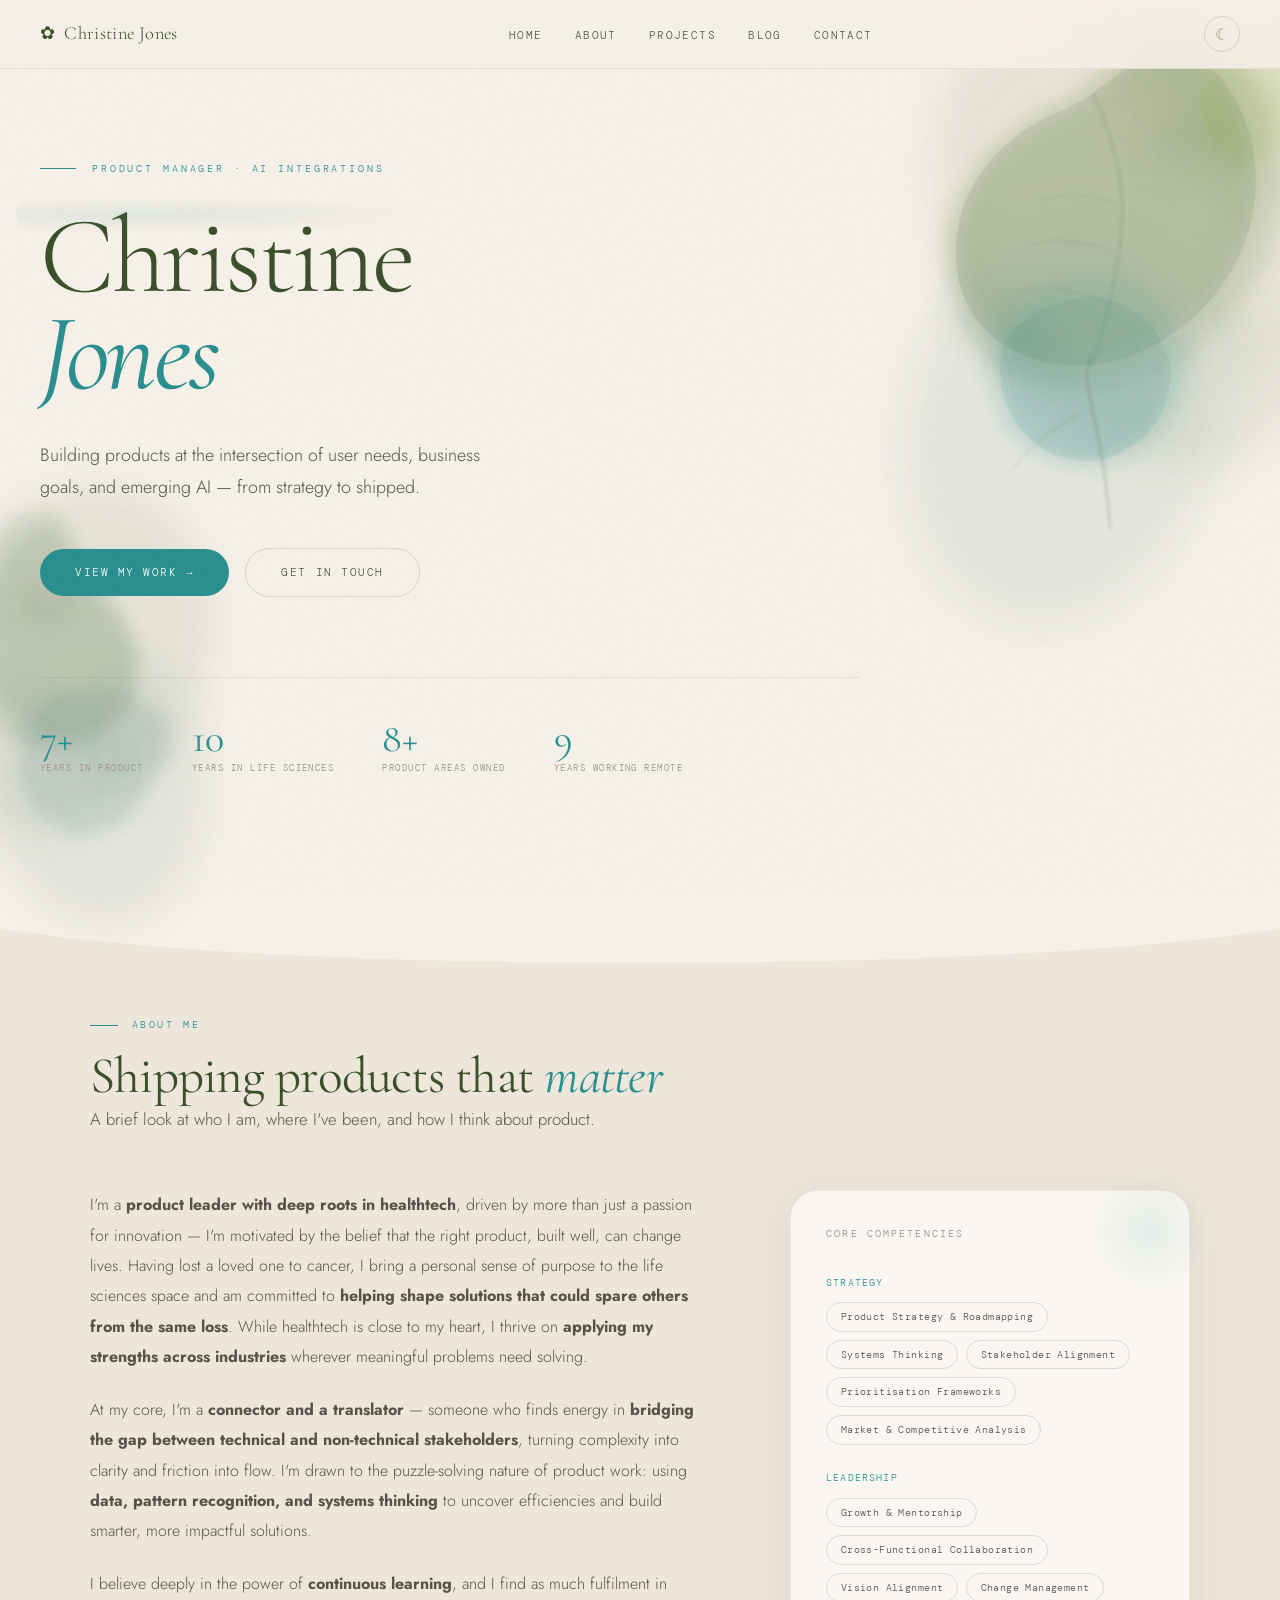
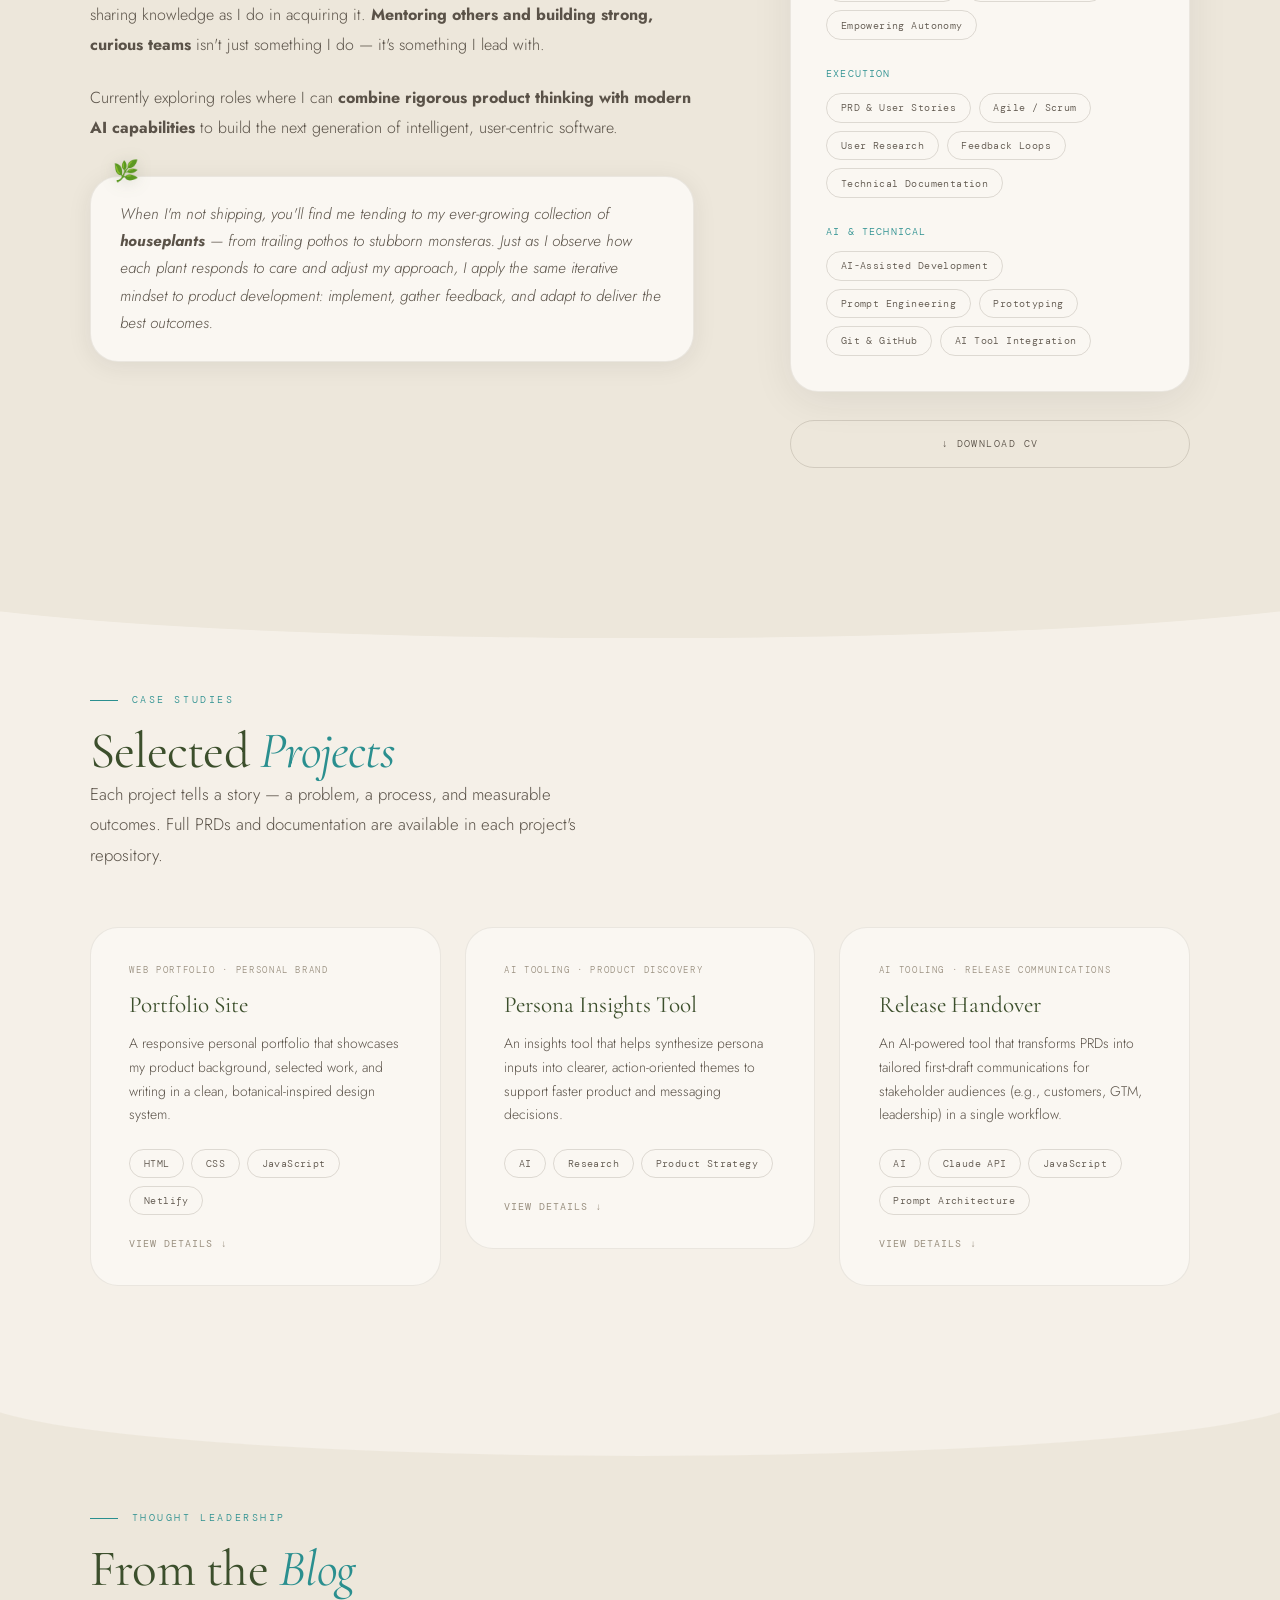
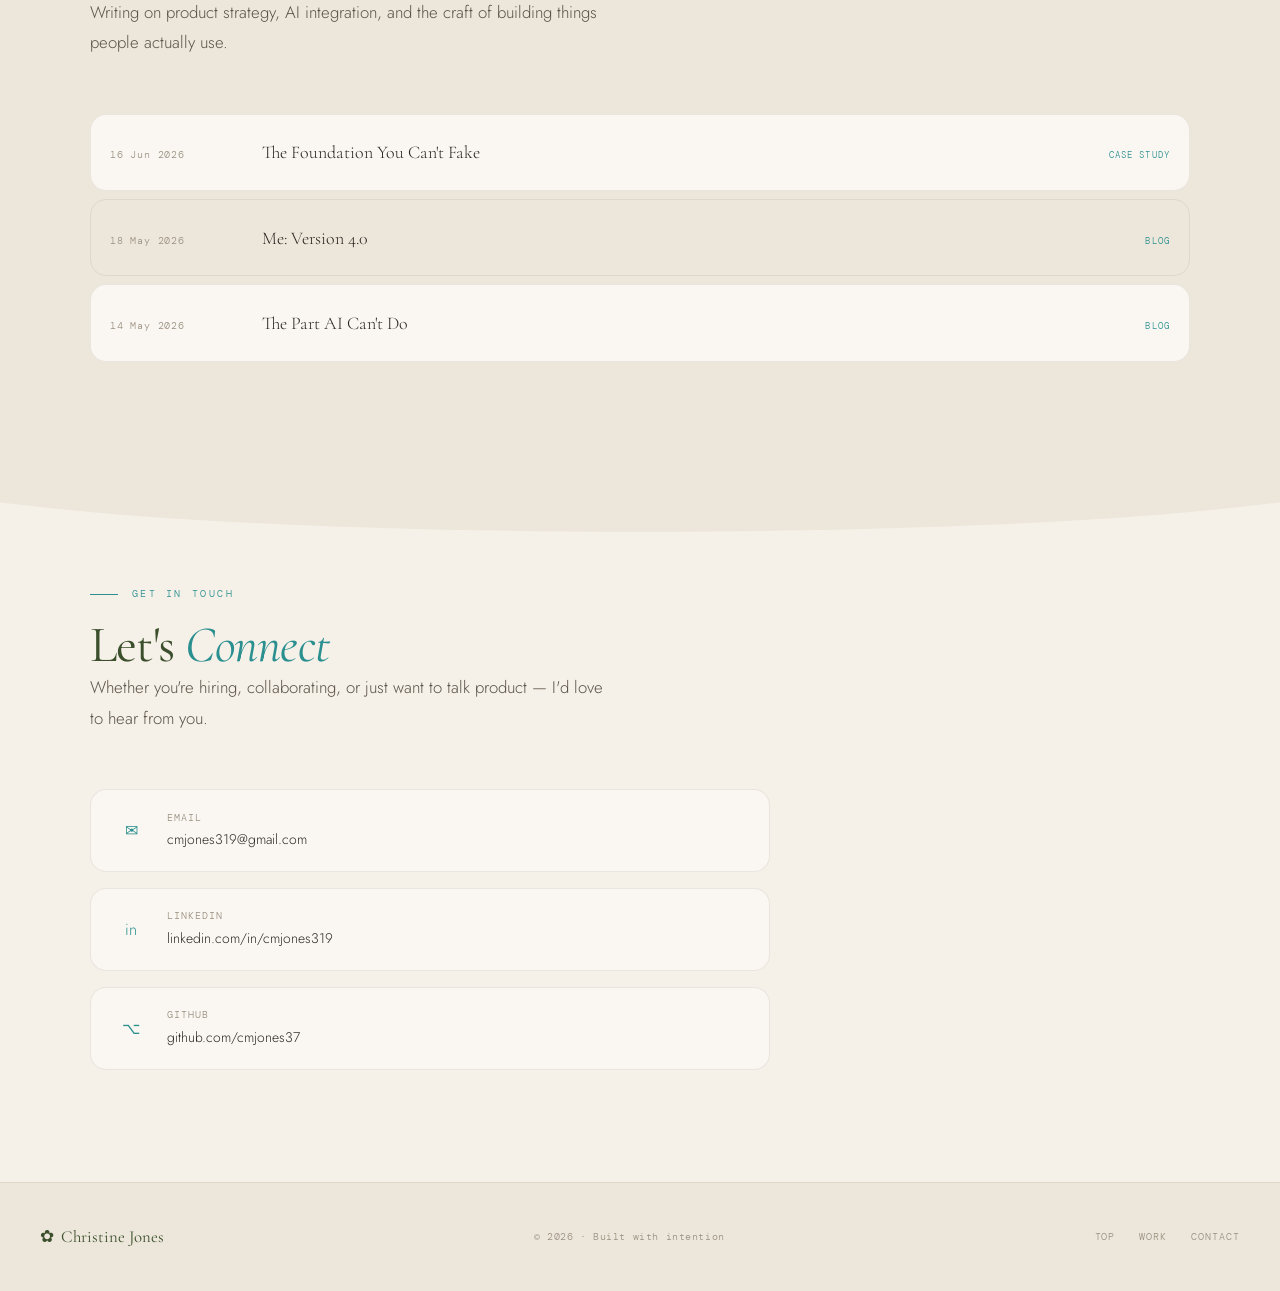
<file: index.html>
<!DOCTYPE html>
<html lang="en" data-theme="light">
<head>
  <meta charset="UTF-8">
  <meta name="viewport" content="width=device-width, initial-scale=1.0">
  <meta name="description" content="Senior PM specialising in regulated SaaS and Life Sciences. Portfolio includes AI-assisted tools, case studies, and PRDs built with Claude and Cursor.">
  <meta property="og:description" content="Senior PM specialising in regulated SaaS and Life Sciences. Portfolio includes AI-assisted tools, case studies, and PRDs built with Claude and Cursor.">
  <title>Christine Jones — Product Manager</title>
  <link rel="preconnect" href="https://fonts.googleapis.com">
  <link rel="preconnect" href="https://fonts.gstatic.com" crossorigin>
  <link href="https://fonts.googleapis.com/css2?family=Cormorant+Garamond:ital,wght@0,300;0,400;0,500;1,300;1,400;1,500&family=Jost:wght@300;400;500&family=DM+Mono:wght@300;400&display=swap" rel="stylesheet">
  <link rel="icon" type="image/jpeg" href="favicon.jpg">
  <link rel="stylesheet" href="styles.css">

  <style>
    /*
      WATERCOLOUR BOTANICAL SYSTEM
      ─────────────────────────────
      The key to convincing watercolour in SVG:
        1. Multiple overlapping shapes with low opacity (0.04–0.18)
        2. feGaussianBlur softens every layer into a bloom
        3. feTurbulence adds organic variation — no two washes are equal
        4. Shapes are gestural, NOT precise — loose ellipses, free-form paths
        5. Colours layer on each other like real pigment blooms:
           sage on parchment bleeds into teal, teal bleeds into moss

      Plant forms are SUGGESTED, not illustrated:
        - Leaf shapes are loose ovals and flowing paths
        - Veins are thin strokes, barely visible
        - The overall impression is "there is a plant here"
          not "here is a diagram of a plant"
    */

    .wc-canvas svg {
      position: absolute;
      overflow: visible;
    }

    /* Right side — main botanical composition */
    .wc-main {
      right: -80px;
      top: -60px;
      width: 620px;
      height: 720px;
      opacity: 1;
      animation: wc-sway 18s ease-in-out infinite alternate;
      transform-origin: 60% 90%;
    }
    @keyframes wc-sway {
      from { transform: rotate(-1.5deg) scale(1); }
      to   { transform: rotate(1.5deg) scale(1.025); }
    }

    /* Bottom-left — secondary, smaller composition */
    .wc-secondary {
      left: -60px;
      bottom: -24px;
      width: 400px;
      height: 480px;
      opacity: 1;
      transform: scaleX(-1) rotate(-8deg);
      animation: wc-sway-b 22s ease-in-out infinite alternate-reverse;
      transform-origin: 40% 80%;
    }
    @keyframes wc-sway-b {
      from { transform: scaleX(-1) rotate(-6deg) scale(1); }
      to   { transform: scaleX(-1) rotate(-10deg) scale(1.03); }
    }

    /* In dark mode, reduce opacity slightly */
    [data-theme="dark"] .wc-main { opacity: 0.7; }
    [data-theme="dark"] .wc-secondary { opacity: 0.6; }

    /* Responsive botanical scaling/positioning */
    @media (max-width: 1200px) {
      .wc-main {
        right: -130px;
        top: -50px;
        width: 560px;
        height: 660px;
      }
      .wc-secondary {
        left: -85px;
        bottom: -14px;
        width: 350px;
        height: 430px;
      }
    }

    @media (max-width: 992px) {
      .wc-main {
        right: -185px;
        top: -40px;
        width: 500px;
        height: 600px;
        opacity: 0.88;
      }
      .wc-secondary {
        left: -105px;
        bottom: -4px;
        width: 300px;
        height: 370px;
        opacity: 0.8;
      }
    }

    @media (max-width: 768px) {
      .wc-main {
        right: -215px;
        top: 35px;
        width: 430px;
        height: 510px;
        opacity: 0.6;
      }
      .wc-secondary {
        left: -76px;
        bottom: 12px;
        width: 250px;
        height: 305px;
        opacity: 0.54;
      }
    }

    @media (max-width: 560px) {
      .wc-main {
        right: -230px;
        top: 58px;
        width: 385px;
        height: 455px;
        opacity: 0.46;
      }
      .wc-secondary {
        left: -68px;
        bottom: 24px;
        width: 210px;
        height: 260px;
        opacity: 0.42;
      }
    }
  </style>
</head>
<body>

<!-- ── NAV ─────────────────────────────────────────────────────── -->
<div data-component="nav"></div>

<!-- ── HERO ─────────────────────────────────────────────────────── -->
<div data-component="hero"></div>

<!-- ── ABOUT ──────────────────────────────────────────────────── -->
<div data-component="about"></div>

<!-- ── PROJECTS ───────────────────────────────────────────────── -->
<div data-component="projects"></div>

<!-- ── BLOG ────────────────────────────────────────────────────── -->
<div data-component="blog"></div>

<!-- ── CONTACT + FOOTER ───────────────────────────────────────── -->
<div data-component="contact-footer"></div>

<script src="scripts.js"></script>
</body>
</html>
</file>
<file: styles.css>
/* ═══════════════════════════════════════════════════════════════
   Christine Jones — Portfolio
   Warm Precision · Soft Curves · Watercolour Botanicals
   A thoughtful strategist who loves plants.
   ═══════════════════════════════════════════════════════════════ */

@import url('https://fonts.googleapis.com/css2?family=Cormorant+Garamond:ital,wght@0,300;0,400;0,500;1,300;1,400;1,500&family=Jost:wght@300;400;500&family=DM+Mono:wght@300;400&display=swap');

/* ── TOKENS ──────────────────────────────────────────────────── */
:root {
  /* Warm parchment grounds */
  --bg:           #f5f0e8;
  --bg2:          #ede7db;
  --bg3:          #e4dcd0;
  --surface:      #faf7f2;

  /* Borders — organic, not mechanical */
  --border:       rgba(90, 80, 60, 0.10);
  --border-mid:   rgba(90, 80, 60, 0.18);

  /* Text */
  --text:         #2a2620;
  --text2:        #5a5248;
  --text3:        #9a9080;

  /* Nature */
  --moss:         #3c4f2c;
  --fern:         #607048;

  /* Teal — Christine's accent, precise and confident */
  --teal:         #2a8f8f;
  --teal-mid:     #38a8a8;
  --teal-light:   #56c4c4;
  --teal-pale:    rgba(42,143,143,0.12);
  --teal-faint:   rgba(42,143,143,0.06);
  --teal-glow:    rgba(42,143,143,0.20);

  /* Watercolour wash pigments */
  --wash-sage:    rgba(106, 130, 80,  0.13);
  --wash-teal:    rgba(42,  143, 143, 0.10);
  --wash-clay:    rgba(192, 140, 90,  0.09);
  --wash-moss:    rgba(60,  79,  44,  0.08);

  --shadow:       rgba(42, 38, 32, 0.08);
  --shadow-md:    rgba(42, 38, 32, 0.14);

  /* Radius — everything curves gently */
  --r-sm:  8px;
  --r-md:  16px;
  --r-lg:  28px;
  --r-xl:  48px;
  --r-pill:9999px;
}

[data-theme="dark"] {
  --bg:           #18170f;
  --bg2:          #1e1d14;
  --bg3:          #24231a;
  --surface:      #2a2920;

  --border:       rgba(180, 168, 140, 0.10);
  --border-mid:   rgba(180, 168, 140, 0.18);

  --text:         #ede8de;
  --text2:        #b0a890;
  --text3:        #706858;

  --moss:         #b4cc8a;
  --fern:         #90a870;

  --teal:         #48bcbc;
  --teal-mid:     #60d0d0;
  --teal-light:   #80e0e0;
  --teal-pale:    rgba(72,188,188,0.14);
  --teal-faint:   rgba(72,188,188,0.07);
  --teal-glow:    rgba(72,188,188,0.22);

  --wash-sage:    rgba(106, 130, 80,  0.08);
  --wash-teal:    rgba(72,  188, 188, 0.07);
  --wash-clay:    rgba(192, 140, 90,  0.06);
  --wash-moss:    rgba(180, 204, 138, 0.06);

  --shadow:       rgba(0,0,0,0.20);
  --shadow-md:    rgba(0,0,0,0.35);
}

/* ── RESET ───────────────────────────────────────────────────── */
*, *::before, *::after { box-sizing: border-box; margin: 0; padding: 0; }
html { scroll-behavior: smooth; }

body {
  font-family: 'Jost', sans-serif;
  background: var(--bg);
  color: var(--text);
  line-height: 1.7;
  font-weight: 300;
  overflow-x: hidden;
  transition: background 0.5s, color 0.5s;
}

/* Subtle paper grain */
body::after {
  content: '';
  position: fixed; inset: 0; pointer-events: none; z-index: 9000;
  background-image: url("data:image/svg+xml,%3Csvg viewBox='0 0 200 200' xmlns='http://www.w3.org/2000/svg'%3E%3Cfilter id='n'%3E%3CfeTurbulence type='fractalNoise' baseFrequency='0.9' numOctaves='4' stitchTiles='stitch'/%3E%3C/filter%3E%3Crect width='100%25' height='100%25' filter='url(%23n)' opacity='0.025'/%3E%3C/svg%3E");
  opacity: 0.5;
}

/* ── TYPOGRAPHY ──────────────────────────────────────────────── */
h1, h2, h3 {
  font-family: 'Cormorant Garamond', serif;
  font-weight: 400; color: var(--moss);
  line-height: 1.05; letter-spacing: -0.015em;
}
h1 { font-size: clamp(3.8rem, 8.5vw, 7.5rem); letter-spacing: -0.03em; line-height: 0.95; }
h2 { font-size: clamp(2rem, 4vw, 3.2rem); }
h2 em { font-style: italic; color: var(--teal); }

/* ── LAYOUT ──────────────────────────────────────────────────── */
section { padding: 7rem 2.5rem; }
.section-inner { max-width: 1100px; margin: 0 auto; }

.section-label {
  font-family: 'DM Mono', monospace;
  font-size: 0.62rem; letter-spacing: 0.26em; text-transform: uppercase;
  color: var(--teal); display: flex; align-items: center; gap: 0.85rem;
  margin-bottom: 1rem;
}
.section-label::before {
  content: ''; width: 28px; height: 1px;
  background: var(--teal); flex-shrink: 0;
}

.section-desc {
  color: var(--text2); font-size: 1.05rem;
  max-width: 520px; margin-bottom: 3.5rem;
  line-height: 1.82; font-weight: 300;
}

/* ── NAVIGATION ──────────────────────────────────────────────── */
nav {
  position: fixed; top: 0; left: 0; right: 0; z-index: 200;
  display: flex; align-items: center; justify-content: space-between;
  padding: 1rem 2.5rem;
  background: rgba(245, 240, 232, 0.88);
  backdrop-filter: blur(20px) saturate(1.3);
  -webkit-backdrop-filter: blur(20px) saturate(1.3);
  border-bottom: 1px solid var(--border);
  transition: background 0.4s, box-shadow 0.3s;
}
[data-theme="dark"] nav { background: rgba(24, 23, 15, 0.90); }
nav.scrolled { box-shadow: 0 4px 40px var(--shadow); }

.nav-logo {
  font-family: 'Cormorant Garamond', serif;
  font-size: 1.15rem; color: var(--moss); text-decoration: none;
  letter-spacing: 0.02em; display: flex; align-items: center; gap: 0.55rem;
  transition: color 0.25s;
}
.nav-logo:hover { color: var(--teal); }

/* Tiny watercolour blob behind logo leaf */
.nav-logo-mark {
  width: 28px; height: 28px; border-radius: 50%;
  display: flex; align-items: center; justify-content: center;
  font-size: 0.95rem;
  background: radial-gradient(circle at 40% 40%, var(--wash-sage), transparent 70%);
  transition: transform 0.4s ease;
}
.nav-logo:hover .nav-logo-mark { transform: rotate(20deg) scale(1.1); }

.nav-links { display: flex; align-items: center; gap: 2rem; list-style: none; }
.nav-links a {
  font-family: 'DM Mono', monospace; font-size: 0.68rem;
  letter-spacing: 0.13em; text-transform: uppercase;
  color: var(--text2); text-decoration: none;
  transition: color 0.2s; position: relative; padding-bottom: 2px;
}
.nav-links a::after {
  content: ''; position: absolute; bottom: -2px; left: 0;
  width: 0; height: 1px; background: var(--teal); transition: width 0.3s ease;
}
.nav-links a:hover { color: var(--teal); }
.nav-links a:hover::after { width: 100%; }

.theme-toggle {
  background: none; border: 1px solid var(--border-mid);
  color: var(--text3); cursor: pointer;
  width: 36px; height: 36px; border-radius: var(--r-pill);
  font-size: 1rem; display: flex; align-items: center; justify-content: center;
  transition: all 0.3s;
}
.theme-toggle:hover {
  border-color: var(--teal); color: var(--teal);
  background: var(--teal-faint); transform: rotate(20deg);
}

/* ── HERO ─────────────────────────────────────────────────────── */
#home {
  min-height: 100vh;
  display: flex; flex-direction: column; justify-content: center;
  padding: 10rem 2.5rem 8rem;
  position: relative;
  overflow: visible;
  z-index: 2;
}

/* ── WATERCOLOUR BOTANICAL BACKGROUND ───────────────────────── */
/*
  Approach: SVG radial gradients and overlapping ellipses simulate
  the translucent, blooming quality of watercolour washes.
  Leaves are loose, gestural outlines — NOT precise botanical diagrams.
  Multiple layers of semi-transparent colour build depth organically.
*/
.wc-canvas {
  position: absolute; inset: 0;
  pointer-events: none;
  overflow: visible;
}

/* ── HERO CONTENT ─────────────────────────────────────────────── */
.hero-content {
  position: relative; z-index: 1; max-width: 820px;
  animation: fade-up 1s cubic-bezier(0.16, 1, 0.3, 1) 0.1s both;
}
@keyframes fade-up {
  from { opacity: 0; transform: translateY(32px); }
  to   { opacity: 1; transform: translateY(0); }
}

.hero-eyebrow {
  font-family: 'DM Mono', monospace; font-size: 0.64rem;
  letter-spacing: 0.28em; text-transform: uppercase; color: var(--teal);
  display: flex; align-items: center; gap: 1rem; margin-bottom: 1.75rem;
  animation: fade-up 0.8s ease 0.25s both;
}
.hero-eyebrow::before {
  content: ''; width: 36px; height: 1px; background: var(--teal); flex-shrink: 0;
}

/* Name — stacked, large, breathing */
.hero-name {
  position: relative; margin-bottom: 2.2rem;
  animation: fade-up 0.85s ease 0.15s both;
}
/* Soft teal wash behind the name */
.hero-name::before {
  content: '';
  position: absolute; top: -0.5em; left: -1.5rem;
  width: 420px; height: 2.2em;
  background: radial-gradient(ellipse at 30% 50%, var(--wash-teal), transparent 70%);
  border-radius: var(--r-xl); pointer-events: none;
  animation: wash-breathe 8s ease-in-out infinite alternate;
}
@keyframes wash-breathe {
  from { opacity: 0.7; transform: scale(1); }
  to   { opacity: 1; transform: scale(1.04) translateX(8px); }
}

.name-given { display: block; color: var(--moss); font-weight: 300; }
.name-family {
  display: block; font-style: italic; color: var(--teal);
  line-height: 0.92; margin-top: -0.05em; font-weight: 400;
}

.hero-tagline {
  font-size: 1.12rem; color: var(--text2); max-width: 460px;
  margin-bottom: 2.75rem; line-height: 1.82; font-weight: 300;
  animation: fade-up 0.8s ease 0.35s both;
}

.cta-row {
  display: flex; gap: 1rem; flex-wrap: wrap; align-items: center;
  animation: fade-up 0.8s ease 0.45s both;
}

/* ── BUTTONS — pill-shaped, soft ─────────────────────────────── */
.btn-primary {
  padding: 0.9rem 2.2rem;
  background: var(--teal); color: #fff;
  border: none; cursor: pointer;
  font-family: 'DM Mono', monospace; font-size: 0.68rem;
  letter-spacing: 0.14em; text-transform: uppercase;
  text-decoration: none; display: inline-flex; align-items: center; gap: 0.6rem;
  border-radius: var(--r-pill);
  transition: background 0.25s, transform 0.2s, box-shadow 0.25s;
}
.btn-primary:hover {
  background: var(--teal-mid); transform: translateY(-2px);
  box-shadow: 0 8px 28px var(--teal-glow);
}

.btn-ghost {
  padding: 0.9rem 2.2rem; background: transparent;
  color: var(--text2); border: 1px solid var(--border-mid);
  cursor: pointer; font-family: 'DM Mono', monospace; font-size: 0.68rem;
  letter-spacing: 0.14em; text-transform: uppercase;
  text-decoration: none; display: inline-flex; align-items: center; gap: 0.6rem;
  border-radius: var(--r-pill);
  transition: border-color 0.25s, color 0.25s, transform 0.2s, background 0.25s;
}
.btn-ghost:hover {
  border-color: var(--teal); color: var(--teal);
  background: var(--teal-faint); transform: translateY(-2px);
}

/* ── HERO STATS ───────────────────────────────────────────────── */
.hero-stats {
  display: flex; gap: 3rem; flex-wrap: wrap;
  margin-top: 5rem; padding-top: 2.5rem;
  border-top: 1px solid var(--border);
  animation: fade-up 0.8s ease 0.55s both;
}
.stat-num {
  font-family: 'Cormorant Garamond', serif;
  font-size: 2.5rem; font-weight: 400; color: var(--teal);
  line-height: 1; margin-bottom: 0.2rem;
}
.stat-label {
  font-family: 'DM Mono', monospace; font-size: 0.58rem;
  letter-spacing: 0.16em; text-transform: uppercase; color: var(--text3);
}

/* ── ABOUT ────────────────────────────────────────────────────── */
#about {
  background: var(--bg2);
  position: relative; overflow: hidden;
}

/* Flowing top edge — SVG wave divider */
#about::before {
  content: '';
  position: absolute; top: -2px; left: 0; right: 0; height: 60px;
  background: var(--bg);
  clip-path: ellipse(55% 100% at 50% 0%);
}

.about-grid {
  display: grid; grid-template-columns: 1fr 400px; gap: 6rem; align-items: start;
}
.about-text p {
  color: var(--text2); font-size: 1rem; line-height: 1.9;
  margin-bottom: 1.4rem; font-weight: 300;
}
.about-text p strong { color: var(--moss); font-weight: 500; }

/* Personal plant note — soft rounded pull-quote style */
.about-personal {
  margin-top: 2rem; padding: 1.5rem 1.8rem;
  background: var(--surface);
  border-radius: var(--r-lg);
  border: 1px solid var(--border);
  position: relative;
  box-shadow: 0 4px 24px var(--shadow);
}
/* Little watercolour blob behind the leaf emoji */
.about-personal::before {
  content: '🌿';
  position: absolute; top: -1rem; left: 1.4rem;
  font-size: 1.3rem; line-height: 1;
  filter: drop-shadow(0 2px 8px rgba(60,79,44,0.2));
}
.about-personal p {
  font-size: 0.96rem !important; color: var(--text2) !important;
  margin-bottom: 0 !important; font-style: italic; line-height: 1.78 !important;
}
.about-personal strong { color: var(--teal) !important; }

/* Skills panel — card with soft radius, no hard top border */
.skills-panel {
  background: var(--surface);
  border: 1px solid var(--border);
  border-radius: var(--r-lg);
  padding: 2.2rem;
  box-shadow: 0 8px 40px var(--shadow);
  position: sticky; top: 5rem;
}

/* Tiny teal wash blob inside skills panel */
.skills-panel::before {
  content: '';
  position: absolute; top: -20px; right: -20px;
  width: 120px; height: 120px;
  background: radial-gradient(circle, var(--wash-teal), transparent 70%);
  border-radius: 50%; pointer-events: none;
}
.skills-panel { position: sticky; top: 5rem; /* overflow: hidden needed for ::before */ }

.skills-title {
  font-family: 'DM Mono', monospace; font-size: 0.60rem; letter-spacing: 0.22em;
  text-transform: uppercase; color: var(--text3); margin-bottom: 2rem;
}
.skill-group { margin-bottom: 1.6rem; }
.skill-group:last-of-type { margin-bottom: 0; }

.skill-group-label {
  font-family: 'DM Mono', monospace; font-size: 0.6rem; letter-spacing: 0.12em;
  text-transform: uppercase; color: var(--teal); margin-bottom: 0.7rem;
}
.skill-tags { display: flex; flex-wrap: wrap; gap: 0.5rem; }

.tag {
  font-family: 'DM Mono', monospace; font-size: 0.64rem;
  padding: 0.32rem 0.85rem;
  border: 1px solid var(--border-mid);
  border-radius: var(--r-pill);
  color: var(--text2); letter-spacing: 0.04em;
  transition: border-color 0.2s, color 0.2s, background 0.2s; cursor: default;
}
.tag:hover { border-color: var(--teal); color: var(--teal); background: var(--teal-faint); }
.tag.accent { border-color: var(--teal); color: var(--teal); background: var(--teal-faint); }

.resume-btn {
  margin-top: 1.75rem; width: 100%; padding: 0.9rem;
  background: transparent; border: 1px solid var(--border-mid);
  border-radius: var(--r-pill);
  color: var(--text2); font-family: 'DM Mono', monospace; font-size: 0.64rem;
  letter-spacing: 0.14em; text-transform: uppercase; cursor: pointer;
  text-align: center; transition: border-color 0.2s, color 0.2s, background 0.2s;
  text-decoration: none; display: block;
}
.resume-btn:hover { border-color: var(--teal); color: var(--teal); background: var(--teal-faint); }

/* ── PROJECTS ─────────────────────────────────────────────────── */
#projects { background: var(--bg); position: relative; overflow: hidden; }

/* Flowing top edge into projects */
#projects::before {
  content: '';
  position: absolute; top: -2px; left: 0; right: 0; height: 60px;
  background: var(--bg2);
  clip-path: ellipse(60% 100% at 50% 0%);
}

/* Card grid — no rigid dividing lines */
.projects-grid {
  display: grid;
  grid-template-columns: repeat(auto-fill, minmax(320px, 1fr));
  gap: 1.5rem;
  align-items: start;
}

.project-card {
  background: var(--surface);
  border: 1px solid var(--border);
  border-radius: var(--r-lg);
  padding: 2.2rem 2.4rem;
  position: relative; overflow: hidden;
  transition: transform 0.3s cubic-bezier(0.22,1,0.36,1), box-shadow 0.3s;
}
.project-card:hover {
  transform: translateY(-4px);
  box-shadow: 0 16px 48px var(--shadow-md);
}

/* Soft teal wash bloom in corner on hover */
.project-card::before {
  content: '';
  position: absolute; top: -40px; right: -40px;
  width: 140px; height: 140px;
  background: radial-gradient(circle, var(--wash-teal), transparent 65%);
  border-radius: 50%; opacity: 0;
  transition: opacity 0.4s ease;
  pointer-events: none;
}
.project-card:hover::before { opacity: 1; }

/* Sage wash bloom bottom-left */
.project-card::after {
  content: '';
  position: absolute; bottom: -30px; left: -30px;
  width: 100px; height: 100px;
  background: radial-gradient(circle, var(--wash-sage), transparent 65%);
  border-radius: 50%; opacity: 0;
  transition: opacity 0.4s ease 0.05s;
  pointer-events: none;
}
.project-card:hover::after { opacity: 1; }

.project-type {
  font-family: 'DM Mono', monospace; font-size: 0.57rem;
  letter-spacing: 0.18em; text-transform: uppercase;
  color: var(--text3); margin-bottom: 0.85rem;
}
.project-title {
  font-family: 'Cormorant Garamond', serif;
  font-size: 1.45rem; font-weight: 400; color: var(--moss);
  margin-bottom: 0.8rem; line-height: 1.2;
}
.project-desc {
  font-size: 0.87rem; color: var(--text2); line-height: 1.7;
  margin-bottom: 1.35rem; font-weight: 300;
}
.project-meta { display: flex; gap: 0.45rem; flex-wrap: wrap; margin-bottom: 1.35rem; }

.project-expand {
  font-family: 'DM Mono', monospace; font-size: 0.6rem; letter-spacing: 0.1em;
  text-transform: uppercase; color: var(--text3);
  display: flex; align-items: center; gap: 0.5rem;
  cursor: pointer; background: none; border: none; padding: 0;
  transition: color 0.2s;
}
.project-expand:hover { color: var(--teal); }

.project-details {
  display: none; margin-top: 1.35rem; padding-top: 1.35rem;
  border-top: 1px solid var(--border);
  animation: reveal-down 0.3s ease;
}
.project-details.open { display: block; }
.project-details p {
  font-size: 0.84rem; color: var(--text2); line-height: 1.74;
  margin-bottom: 0.75rem; font-weight: 300;
}

.ai-insight {
  margin-top: 1.1rem; padding: 1.1rem 1.3rem;
  background: var(--teal-faint);
  border-radius: var(--r-md);
  border: 1px solid var(--teal-pale);
  font-size: 0.82rem; color: var(--text2); line-height: 1.65; font-style: italic;
}
.ai-insight-label {
  font-family: 'DM Mono', monospace; font-size: 0.58rem; letter-spacing: 0.1em;
  text-transform: uppercase; color: var(--teal); font-style: normal; margin-bottom: 0.5rem;
}

/* ── BLOG ─────────────────────────────────────────────────────── */
#blog {
  background: var(--bg2); position: relative; overflow: hidden;
}
#blog::before {
  content: '';
  position: absolute; top: -2px; left: 0; right: 0; height: 60px;
  background: var(--bg);
  clip-path: ellipse(52% 100% at 50% 0%);
}

.blog-list { display: flex; flex-direction: column; gap: 0.5rem; }

.blog-item {
  display: grid; grid-template-columns: 120px 1fr auto; gap: 2rem;
  align-items: baseline; padding: 1.6rem 1.2rem;
  border: 1px solid var(--border);
  border-radius: var(--r-md);
  cursor: pointer;
  transition: padding-left 0.3s cubic-bezier(0.22,1,0.36,1), box-shadow 0.25s;
  position: relative;
}
.blog-item:nth-child(odd) { background: var(--surface); }
.blog-item:hover { padding-left: 1.95rem; box-shadow: 0 8px 28px var(--shadow); z-index: 1; }
.blog-item:hover .blog-title { color: var(--teal); }

.blog-date {
  font-family: 'DM Mono', monospace; font-size: 0.60rem;
  letter-spacing: 0.08em; color: var(--text3); white-space: nowrap;
}
.blog-title {
  font-family: 'Cormorant Garamond', serif; font-size: 1.12rem;
  color: var(--text); transition: color 0.2s; line-height: 1.35;
}
.blog-tag-sm {
  font-family: 'DM Mono', monospace; font-size: 0.57rem;
  letter-spacing: 0.12em; text-transform: uppercase; color: var(--teal); white-space: nowrap;
}

.blog-empty {
  margin-top: 0.5rem;
  padding: 2.2rem 2rem;
  border: 1px dashed var(--border-mid);
  border-radius: var(--r-lg);
  background: var(--surface);
  box-shadow: 0 4px 24px var(--shadow);
}
.blog-empty-title {
  font-family: 'Cormorant Garamond', serif;
  font-size: 2rem;
  line-height: 1.1;
  color: var(--teal);
  margin-bottom: 0.55rem;
}
.blog-empty-text {
  color: var(--text2);
  font-size: 0.98rem;
  line-height: 1.75;
  max-width: 560px;
}

/* ── CONTACT ──────────────────────────────────────────────────── */
#contact {
  background: var(--bg); position: relative; overflow: hidden;
}
#contact::before {
  content: '';
  position: absolute; top: -2px; left: 0; right: 0; height: 60px;
  background: var(--bg2);
  clip-path: ellipse(58% 100% at 50% 0%);
}

.contact-grid {
  display: grid; grid-template-columns: 1fr 1fr;
  gap: 6rem; align-items: start; position: relative; z-index: 1;
}
.contact-grid.contact-links-only {
  grid-template-columns: minmax(0, 680px);
}

.contact-links { display: flex; flex-direction: column; gap: 1rem; }
.contact-link {
  display: flex; align-items: center; gap: 1.25rem;
  padding: 1.2rem 1.5rem;
  border: 1px solid var(--border);
  border-radius: var(--r-md);
  text-decoration: none; color: var(--text2);
  background: var(--surface);
  transition: transform 0.25s cubic-bezier(0.22,1,0.36,1), box-shadow 0.25s, border-color 0.25s, color 0.25s, background 0.25s;
}
.contact-link:hover {
  transform: translateX(6px) translateY(-1px);
  box-shadow: 0 8px 28px var(--shadow);
  border-color: var(--teal);
  color: var(--teal); background: var(--teal-faint);
}
.contact-link-icon { font-size: 1rem; width: 32px; text-align: center; color: var(--teal); }
.contact-link-label {
  font-family: 'DM Mono', monospace; font-size: 0.62rem;
  letter-spacing: 0.1em; text-transform: uppercase; color: var(--text3);
}
.contact-link-value { font-size: 0.87rem; color: var(--text); margin-top: 0.12rem; }
.contact-link:hover .contact-link-value { color: var(--teal); }

/* ── FOOTER ───────────────────────────────────────────────────── */
footer {
  padding: 2.5rem; border-top: 1px solid var(--border);
  display: flex; justify-content: space-between; align-items: center;
  flex-wrap: wrap; gap: 1rem; background: var(--bg2);
}
.footer-name {
  font-family: 'Cormorant Garamond', serif;
  color: var(--moss); font-size: 1.05rem; font-weight: 400;
  display: flex; align-items: center; gap: 0.45rem;
}
.footer-leaf { opacity: 0.55; }
.footer-copy {
  font-family: 'DM Mono', monospace; font-size: 0.60rem;
  letter-spacing: 0.06em; color: var(--text3);
}
.footer-links { display: flex; gap: 1.5rem; }
.footer-links a {
  font-family: 'DM Mono', monospace; font-size: 0.60rem; letter-spacing: 0.1em;
  text-transform: uppercase; color: var(--text3); text-decoration: none; transition: color 0.2s;
}
.footer-links a:hover { color: var(--teal); }

/* ── SCROLL REVEAL ────────────────────────────────────────────── */
.reveal {
  opacity: 0; transform: translateY(24px);
  transition: opacity 0.7s cubic-bezier(0.22,1,0.36,1), transform 0.7s cubic-bezier(0.22,1,0.36,1);
}
.reveal.visible { opacity: 1; transform: none; }

.reveal-stagger > * {
  opacity: 0; transform: translateY(16px);
  transition: opacity 0.55s ease, transform 0.55s ease;
}
.reveal-stagger.visible > *:nth-child(1) { transition-delay: 0.05s; }
.reveal-stagger.visible > *:nth-child(2) { transition-delay: 0.15s; }
.reveal-stagger.visible > *:nth-child(3) { transition-delay: 0.25s; }
.reveal-stagger.visible > *:nth-child(4) { transition-delay: 0.35s; }
.reveal-stagger.visible > * { opacity: 1; transform: none; }

@keyframes reveal-down {
  from { opacity: 0; transform: translateY(10px); }
  to   { opacity: 1; transform: translateY(0); }
}

/* ── RESPONSIVE ───────────────────────────────────────────────── */
@media (max-width: 1100px) {
  .about-grid { grid-template-columns: 1fr; gap: 3rem; }
  .skills-panel { position: static; }
}
@media (max-width: 900px) {
  .contact-grid { grid-template-columns: 1fr; gap: 3rem; }
}
@media (max-width: 768px) {
  nav { padding: 1rem 1.25rem; }
  .nav-links { display: none; }
  .theme-toggle { flex-shrink: 0; }
  section { padding: 5rem 1.25rem; }
  #home { padding: 8rem 1.25rem 4rem; overflow: hidden; }
  #about::before, #projects::before, #blog::before, #contact::before { display: none; }
  .hero-stats { gap: 2.5rem; margin-top: 4rem; }
  .blog-item { grid-template-columns: 1fr; gap: 0.3rem; }
  footer { flex-direction: column; align-items: flex-start; }
}
</file>
